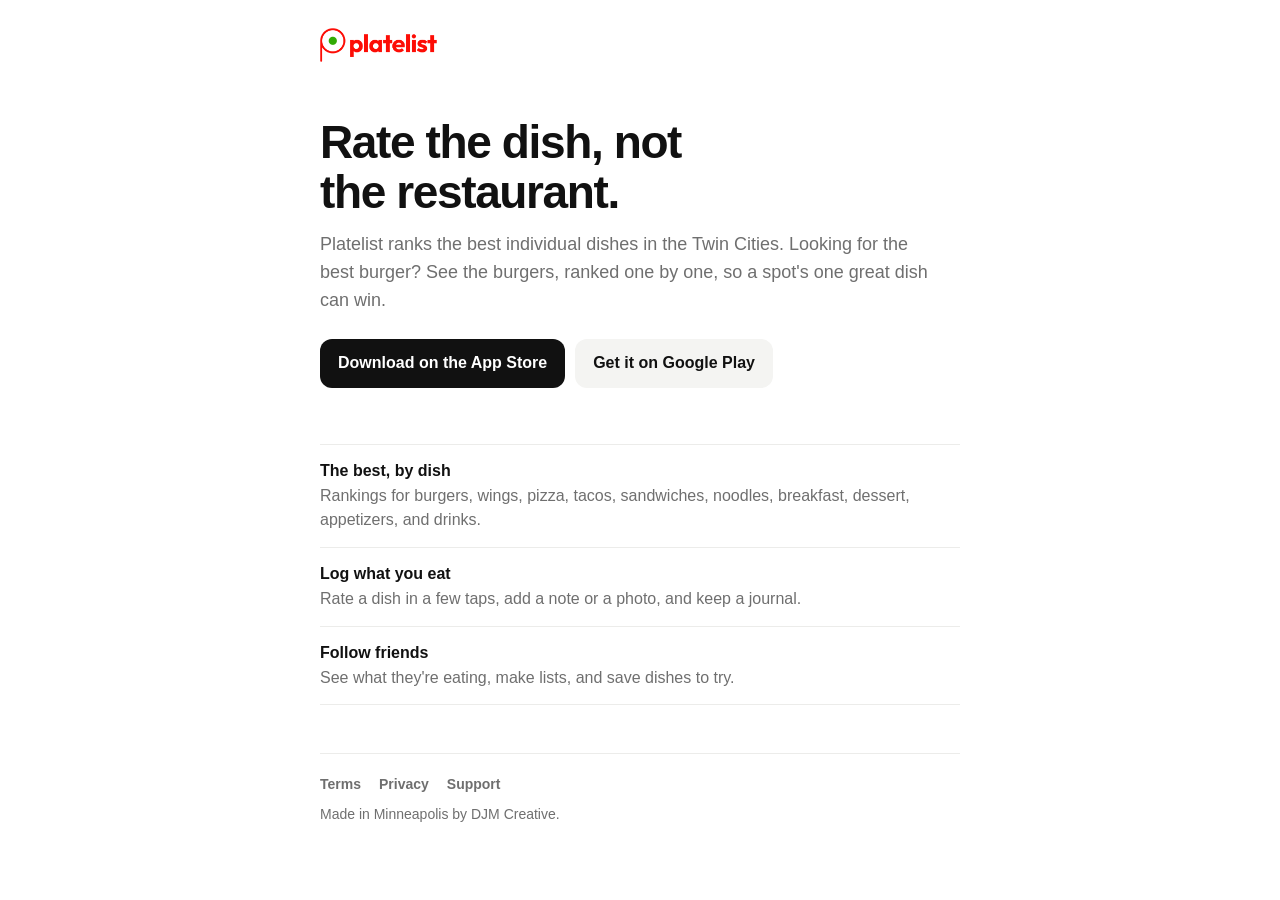
<file: index.html>
<!doctype html>
<html lang="en">
<head>
  <meta charset="utf-8">
  <meta name="viewport" content="width=device-width, initial-scale=1">
  <title>Platelist: rate the dish, not the restaurant</title>
  <meta name="description" content="Platelist ranks the best individual dishes in the Twin Cities: the best burger, taco, or pizza, rated dish by dish.">
  <link rel="icon" href="/assets/favicon.png">
  <link rel="stylesheet" href="/assets/site.css">
</head>
<body>
  <div class="wrap">
    <header><a href="/"><img src="/assets/wordmark.png" alt="Platelist"></a></header>
    <main>
      <section class="hero">
        <h1>Rate the dish, not the restaurant.</h1>
        <p>Platelist ranks the best individual dishes in the Twin Cities. Looking for the best burger? See the burgers, ranked one by one, so a spot's one great dish can win.</p>
<div class="store-links">
  <a class="badge" href="https://apps.apple.com/us/app/platelist-rate-the-dish/id6820187638" target="_blank" rel="noopener noreferrer">Download on the App Store</a>
  <a class="badge quiet" href="https://play.google.com/store/apps/details?id=com.getplatelist.app&amp;pcampaignid=web_share" target="_blank" rel="noopener noreferrer">Get it on Google Play</a>
</div>      </section>
      <ul class="points">
        <li><b>The best, by dish</b><span>Rankings for burgers, wings, pizza, tacos, sandwiches, noodles, breakfast, dessert, appetizers, and drinks.</span></li>
        <li><b>Log what you eat</b><span>Rate a dish in a few taps, add a note or a photo, and keep a journal.</span></li>
        <li><b>Follow friends</b><span>See what they're eating, make lists, and save dishes to try.</span></li>
      </ul>
    </main>
    <footer>
      <nav><a href="/terms/">Terms</a><a href="/privacy/">Privacy</a><a href="/support/">Support</a></nav>
      Made in Minneapolis by DJM Creative.
    </footer>
  </div>
</body>
</html>
</file>
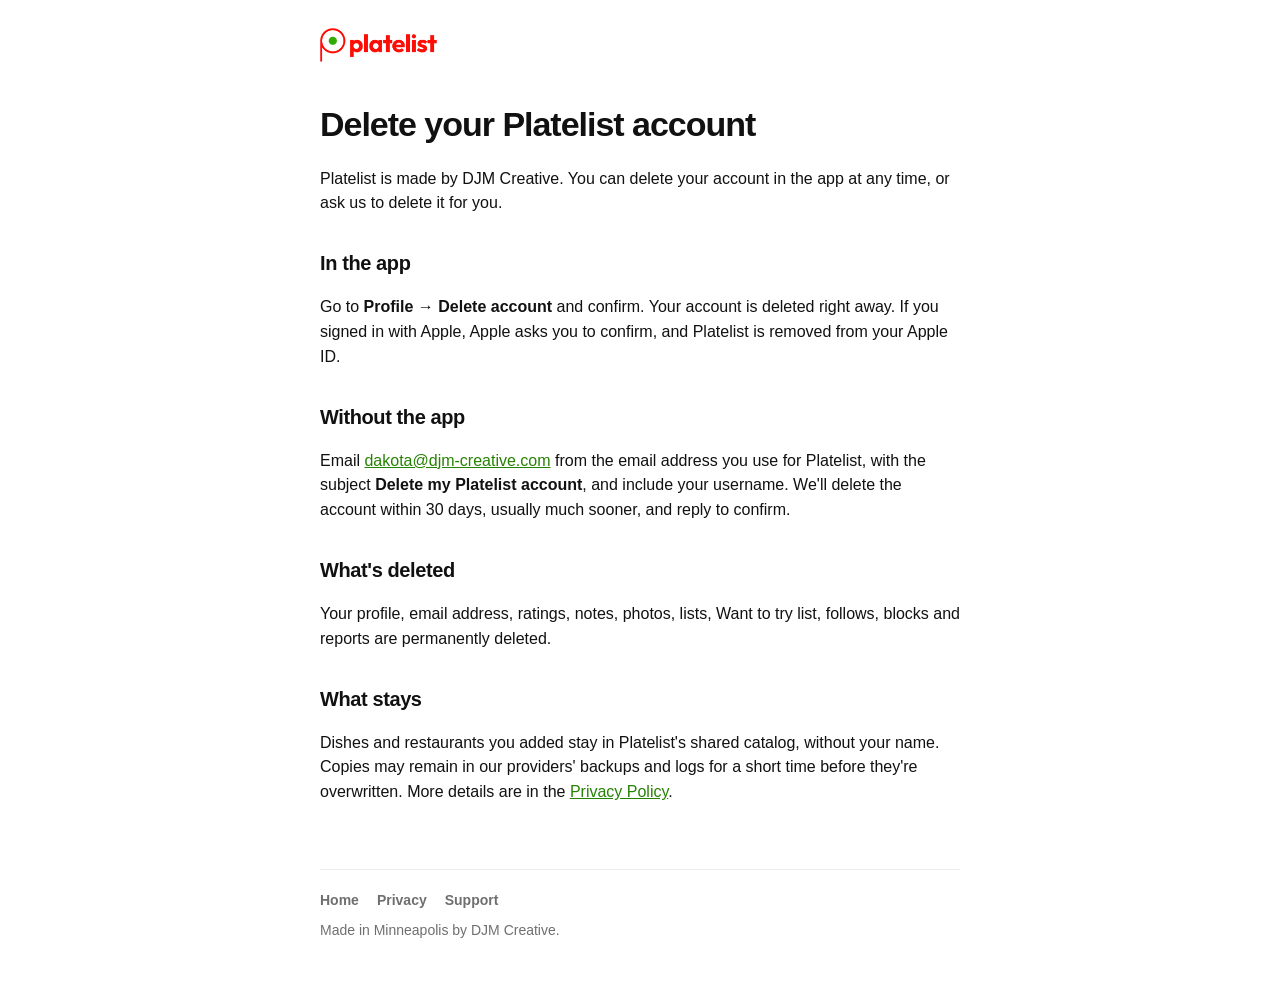
<file: delete-account/index.html>
<!doctype html>
<html lang="en">
<head>
  <meta charset="utf-8">
  <meta name="viewport" content="width=device-width, initial-scale=1">
  <title>Delete your Platelist account</title>
  <link rel="icon" href="/assets/favicon.png">
  <link rel="stylesheet" href="/assets/site.css">
</head>
<body>
  <div class="wrap">
    <header><a href="/"><img src="/assets/wordmark.png" alt="Platelist"></a></header>
    <main class="legal">
      <h1>Delete your Platelist account</h1>
      <p>Platelist is made by DJM Creative. You can delete your account in the app at any time, or ask us to delete it for you.</p>

      <h2>In the app</h2>
      <p>Go to <b>Profile → Delete account</b> and confirm. Your account is deleted right away. If you signed in with Apple, Apple asks you to confirm, and Platelist is removed from your Apple ID.</p>

      <h2>Without the app</h2>
      <p>Email <a href="mailto:dakota@djm-creative.com?subject=Delete%20my%20Platelist%20account">dakota@djm-creative.com</a> from the email address you use for Platelist, with the subject <b>Delete my Platelist account</b>, and include your username. We'll delete the account within 30 days, usually much sooner, and reply to confirm.</p>

      <h2>What's deleted</h2>
      <p>Your profile, email address, ratings, notes, photos, lists, Want to try list, follows, blocks and reports are permanently deleted.</p>

      <h2>What stays</h2>
      <p>Dishes and restaurants you added stay in Platelist's shared catalog, without your name. Copies may remain in our providers' backups and logs for a short time before they're overwritten. More details are in the <a href="/privacy/">Privacy Policy</a>.</p>
    </main>
    <footer>
      <nav><a href="/">Home</a><a href="/privacy/">Privacy</a><a href="/support/">Support</a></nav>
      Made in Minneapolis by DJM Creative.
    </footer>
  </div>
</body>
</html>
</file>
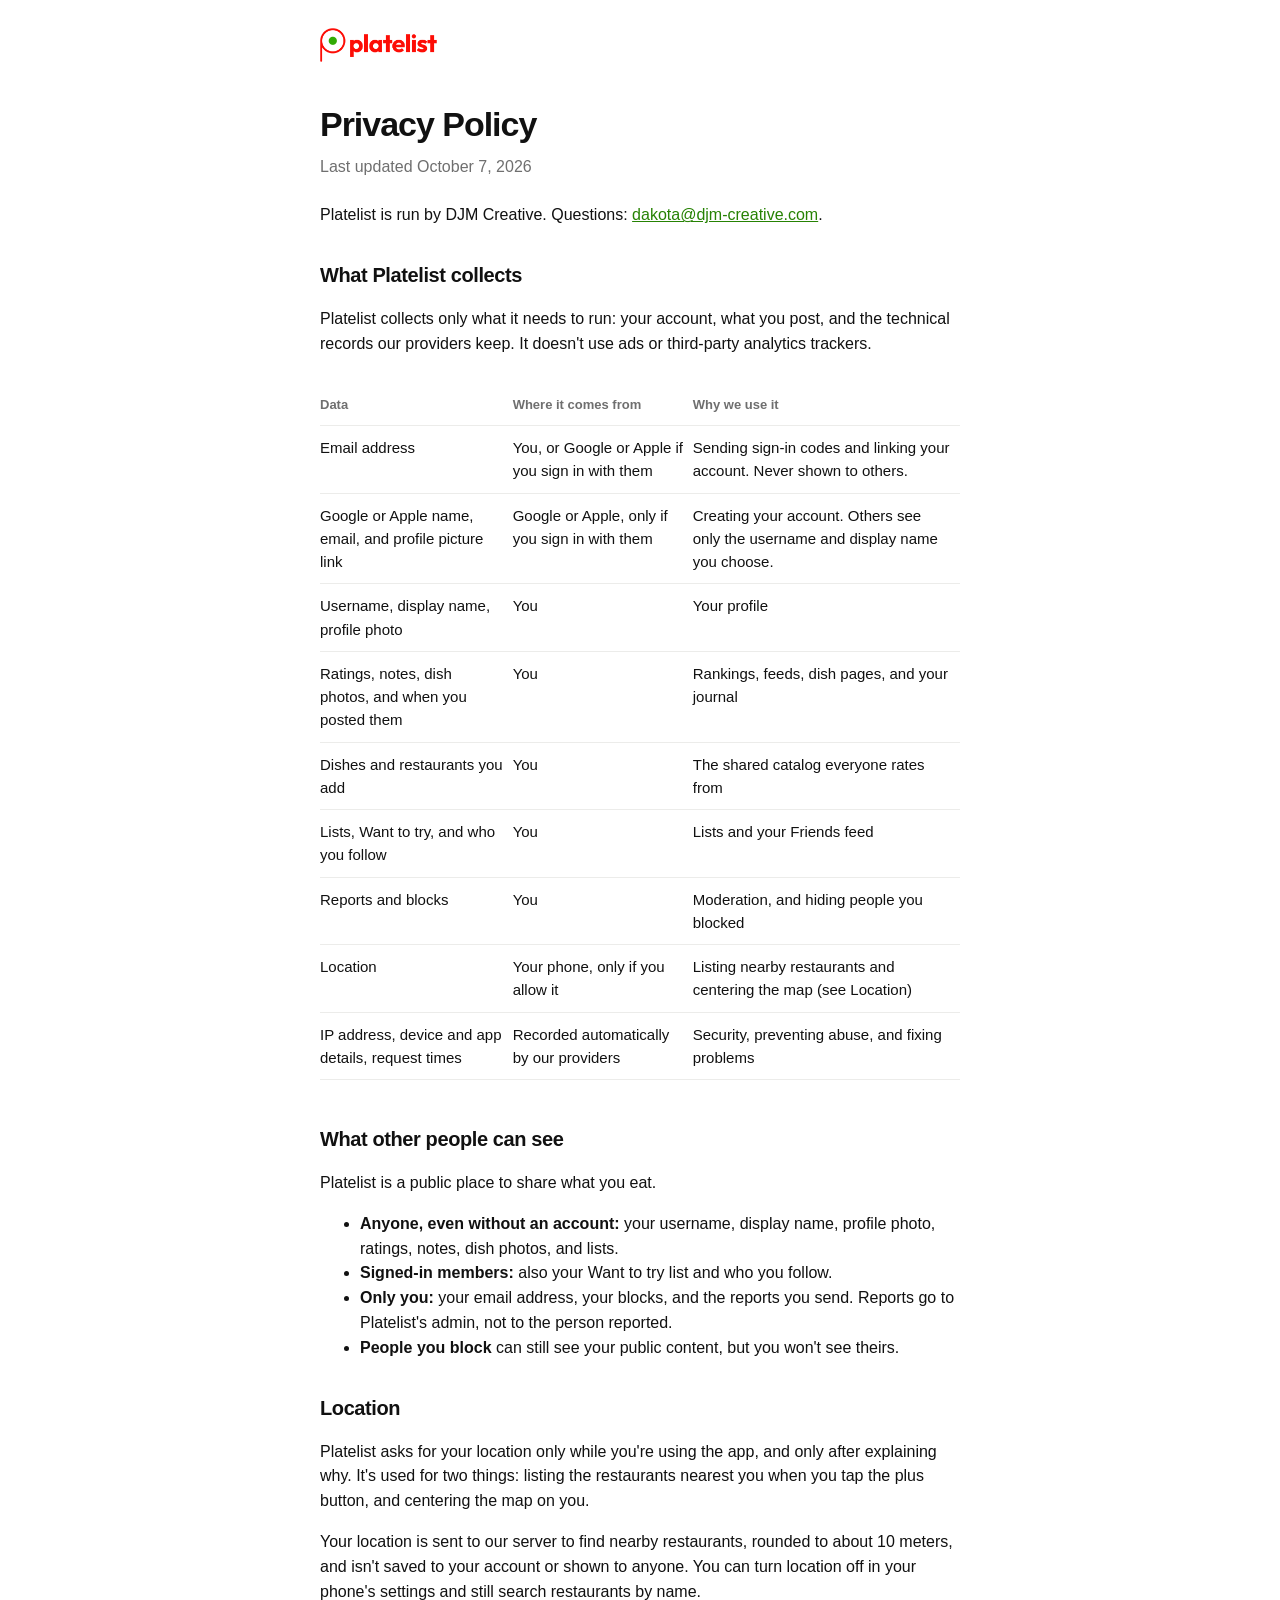
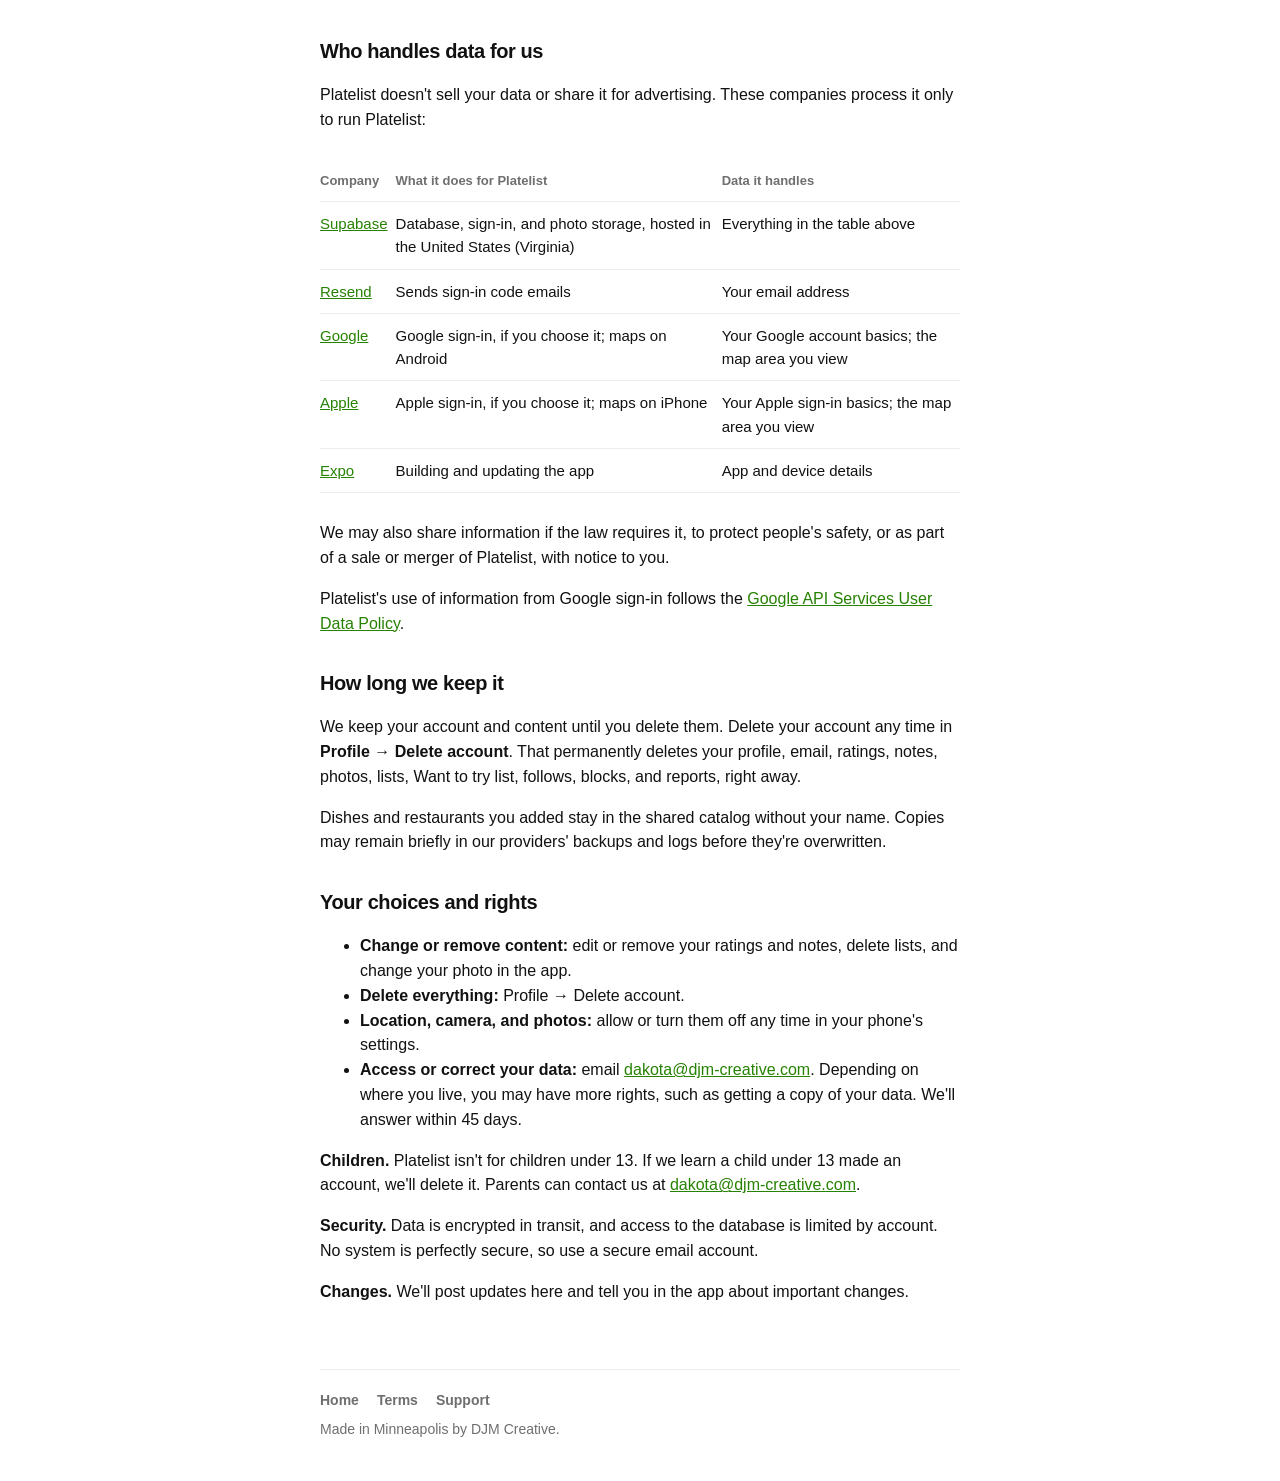
<file: privacy/index.html>
<!doctype html>
<html lang="en">
<head>
  <meta charset="utf-8">
  <meta name="viewport" content="width=device-width, initial-scale=1">
  <title>Platelist Privacy Policy</title>
  <link rel="icon" href="/assets/favicon.png">
  <link rel="stylesheet" href="/assets/site.css">
</head>
<body>
  <div class="wrap">
    <header><a href="/"><img src="/assets/wordmark.png" alt="Platelist"></a></header>
    <main class="legal">
      <h1>Privacy Policy</h1>
      <p class="updated">Last updated October 7, 2026</p>
      <p>Platelist is run by DJM Creative. Questions: <a href="mailto:dakota@djm-creative.com">dakota@djm-creative.com</a>.</p>

      <h2>What Platelist collects</h2>
      <p>Platelist collects only what it needs to run: your account, what you post, and the technical records our providers keep. It doesn't use ads or third-party analytics trackers.</p>
      <div class="table-scroll">
        <table>
          <thead><tr><th>Data</th><th>Where it comes from</th><th>Why we use it</th></tr></thead>
          <tbody>
            <tr><td>Email address</td><td>You, or Google or Apple if you sign in with them</td><td>Sending sign-in codes and linking your account. Never shown to others.</td></tr>
            <tr><td>Google or Apple name, email, and profile picture link</td><td>Google or Apple, only if you sign in with them</td><td>Creating your account. Others see only the username and display name you choose.</td></tr>
            <tr><td>Username, display name, profile photo</td><td>You</td><td>Your profile</td></tr>
            <tr><td>Ratings, notes, dish photos, and when you posted them</td><td>You</td><td>Rankings, feeds, dish pages, and your journal</td></tr>
            <tr><td>Dishes and restaurants you add</td><td>You</td><td>The shared catalog everyone rates from</td></tr>
            <tr><td>Lists, Want to try, and who you follow</td><td>You</td><td>Lists and your Friends feed</td></tr>
            <tr><td>Reports and blocks</td><td>You</td><td>Moderation, and hiding people you blocked</td></tr>
            <tr><td>Location</td><td>Your phone, only if you allow it</td><td>Listing nearby restaurants and centering the map (see Location)</td></tr>
            <tr><td>IP address, device and app details, request times</td><td>Recorded automatically by our providers</td><td>Security, preventing abuse, and fixing problems</td></tr>
          </tbody>
        </table>
      </div>

      <h2>What other people can see</h2>
      <p>Platelist is a public place to share what you eat.</p>
      <ul>
        <li><b>Anyone, even without an account:</b> your username, display name, profile photo, ratings, notes, dish photos, and lists.</li>
        <li><b>Signed-in members:</b> also your Want to try list and who you follow.</li>
        <li><b>Only you:</b> your email address, your blocks, and the reports you send. Reports go to Platelist's admin, not to the person reported.</li>
        <li><b>People you block</b> can still see your public content, but you won't see theirs.</li>
      </ul>

      <h2>Location</h2>
      <p>Platelist asks for your location only while you're using the app, and only after explaining why. It's used for two things: listing the restaurants nearest you when you tap the plus button, and centering the map on you.</p>
      <p>Your location is sent to our server to find nearby restaurants, rounded to about 10 meters, and isn't saved to your account or shown to anyone. You can turn location off in your phone's settings and still search restaurants by name.</p>

      <h2>Who handles data for us</h2>
      <p>Platelist doesn't sell your data or share it for advertising. These companies process it only to run Platelist:</p>
      <div class="table-scroll">
        <table>
          <thead><tr><th>Company</th><th>What it does for Platelist</th><th>Data it handles</th></tr></thead>
          <tbody>
            <tr><td><a href="https://supabase.com/privacy">Supabase</a></td><td>Database, sign-in, and photo storage, hosted in the United States (Virginia)</td><td>Everything in the table above</td></tr>
            <tr><td><a href="https://resend.com/legal/privacy-policy">Resend</a></td><td>Sends sign-in code emails</td><td>Your email address</td></tr>
            <tr><td><a href="https://policies.google.com/privacy">Google</a></td><td>Google sign-in, if you choose it; maps on Android</td><td>Your Google account basics; the map area you view</td></tr>
            <tr><td><a href="https://www.apple.com/legal/privacy/">Apple</a></td><td>Apple sign-in, if you choose it; maps on iPhone</td><td>Your Apple sign-in basics; the map area you view</td></tr>
            <tr><td><a href="https://expo.dev/privacy">Expo</a></td><td>Building and updating the app</td><td>App and device details</td></tr>
          </tbody>
        </table>
      </div>
      <p>We may also share information if the law requires it, to protect people's safety, or as part of a sale or merger of Platelist, with notice to you.</p>
      <p>Platelist's use of information from Google sign-in follows the <a href="https://developers.google.com/terms/api-services-user-data-policy">Google API Services User Data Policy</a>.</p>

      <h2>How long we keep it</h2>
      <p>We keep your account and content until you delete them. Delete your account any time in <b>Profile → Delete account</b>. That permanently deletes your profile, email, ratings, notes, photos, lists, Want to try list, follows, blocks, and reports, right away.</p>
      <p>Dishes and restaurants you added stay in the shared catalog without your name. Copies may remain briefly in our providers' backups and logs before they're overwritten.</p>

      <h2>Your choices and rights</h2>
      <ul>
        <li><b>Change or remove content:</b> edit or remove your ratings and notes, delete lists, and change your photo in the app.</li>
        <li><b>Delete everything:</b> Profile → Delete account.</li>
        <li><b>Location, camera, and photos:</b> allow or turn them off any time in your phone's settings.</li>
        <li><b>Access or correct your data:</b> email <a href="mailto:dakota@djm-creative.com">dakota@djm-creative.com</a>. Depending on where you live, you may have more rights, such as getting a copy of your data. We'll answer within 45 days.</li>
      </ul>
      <p><b>Children.</b> Platelist isn't for children under 13. If we learn a child under 13 made an account, we'll delete it. Parents can contact us at <a href="mailto:dakota@djm-creative.com">dakota@djm-creative.com</a>.</p>
      <p><b>Security.</b> Data is encrypted in transit, and access to the database is limited by account. No system is perfectly secure, so use a secure email account.</p>
      <p><b>Changes.</b> We'll post updates here and tell you in the app about important changes.</p>
    </main>
    <footer>
      <nav><a href="/">Home</a><a href="/terms/">Terms</a><a href="/support/">Support</a></nav>
      Made in Minneapolis by DJM Creative.
    </footer>
  </div>
</body>
</html>
</file>
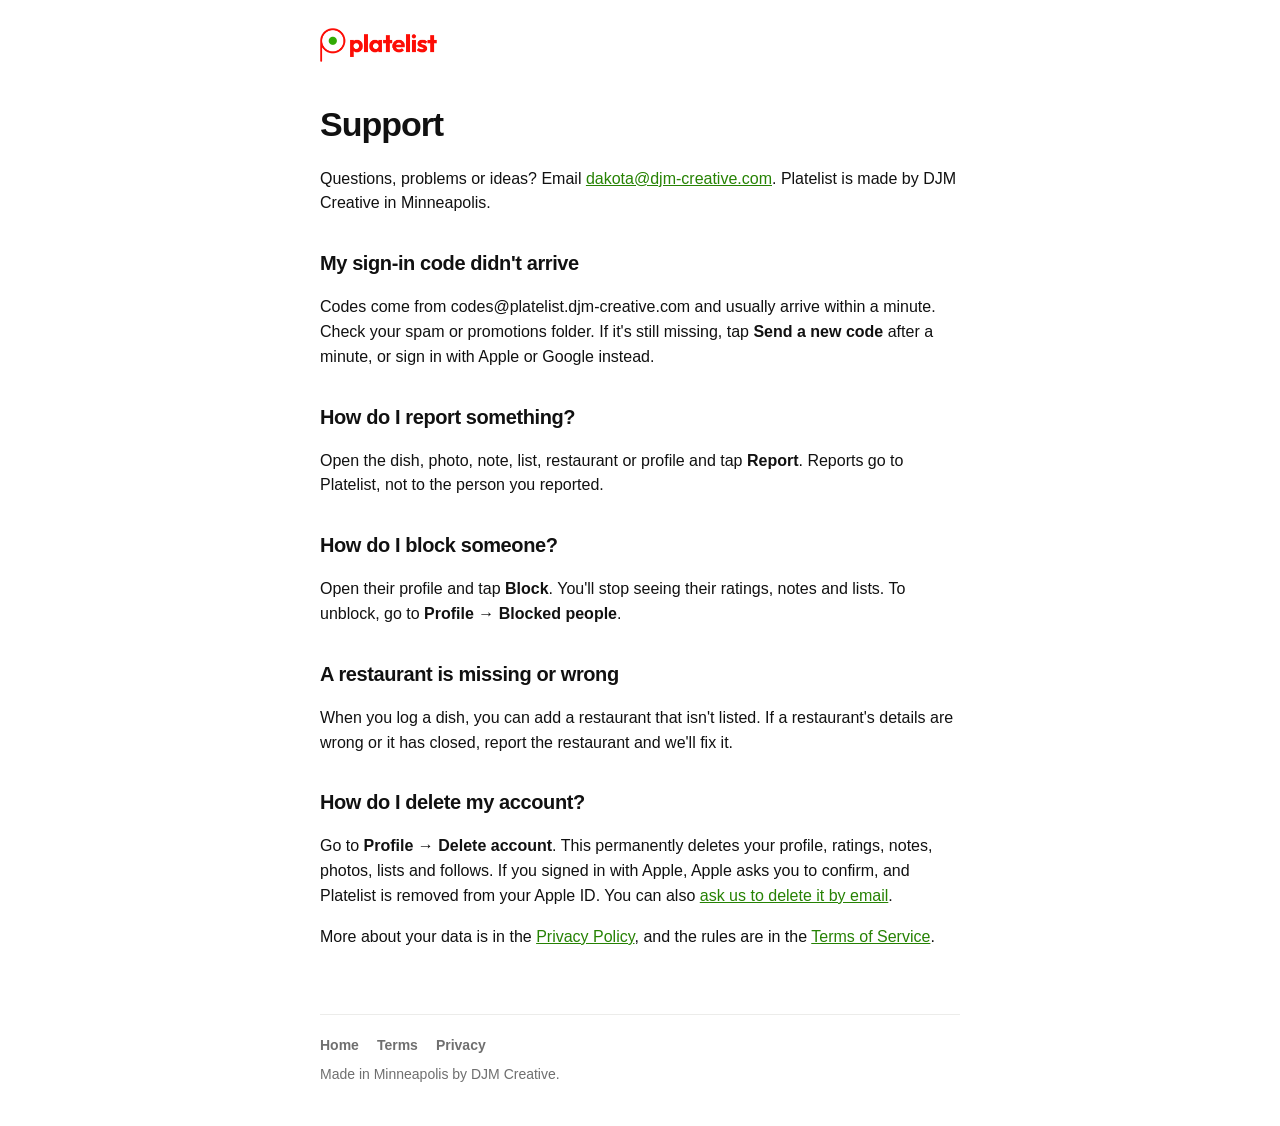
<file: support/index.html>
<!doctype html>
<html lang="en">
<head>
  <meta charset="utf-8">
  <meta name="viewport" content="width=device-width, initial-scale=1">
  <title>Platelist Support</title>
  <link rel="icon" href="/assets/favicon.png">
  <link rel="stylesheet" href="/assets/site.css">
</head>
<body>
  <div class="wrap">
    <header><a href="/"><img src="/assets/wordmark.png" alt="Platelist"></a></header>
    <main class="legal">
      <h1>Support</h1>
      <p>Questions, problems or ideas? Email <a href="mailto:dakota@djm-creative.com">dakota@djm-creative.com</a>. Platelist is made by DJM Creative in Minneapolis.</p>

      <h2>My sign-in code didn't arrive</h2>
      <p>Codes come from codes@platelist.djm-creative.com and usually arrive within a minute. Check your spam or promotions folder. If it's still missing, tap <b>Send a new code</b> after a minute, or sign in with Apple or Google instead.</p>

      <h2>How do I report something?</h2>
      <p>Open the dish, photo, note, list, restaurant or profile and tap <b>Report</b>. Reports go to Platelist, not to the person you reported.</p>

      <h2>How do I block someone?</h2>
      <p>Open their profile and tap <b>Block</b>. You'll stop seeing their ratings, notes and lists. To unblock, go to <b>Profile → Blocked people</b>.</p>

      <h2>A restaurant is missing or wrong</h2>
      <p>When you log a dish, you can add a restaurant that isn't listed. If a restaurant's details are wrong or it has closed, report the restaurant and we'll fix it.</p>

      <h2>How do I delete my account?</h2>
      <p>Go to <b>Profile → Delete account</b>. This permanently deletes your profile, ratings, notes, photos, lists and follows. If you signed in with Apple, Apple asks you to confirm, and Platelist is removed from your Apple ID. You can also <a href="/delete-account/">ask us to delete it by email</a>.</p>

      <p>More about your data is in the <a href="/privacy/">Privacy Policy</a>, and the rules are in the <a href="/terms/">Terms of Service</a>.</p>
    </main>
    <footer>
      <nav><a href="/">Home</a><a href="/terms/">Terms</a><a href="/privacy/">Privacy</a></nav>
      Made in Minneapolis by DJM Creative.
    </footer>
  </div>
</body>
</html>
</file>
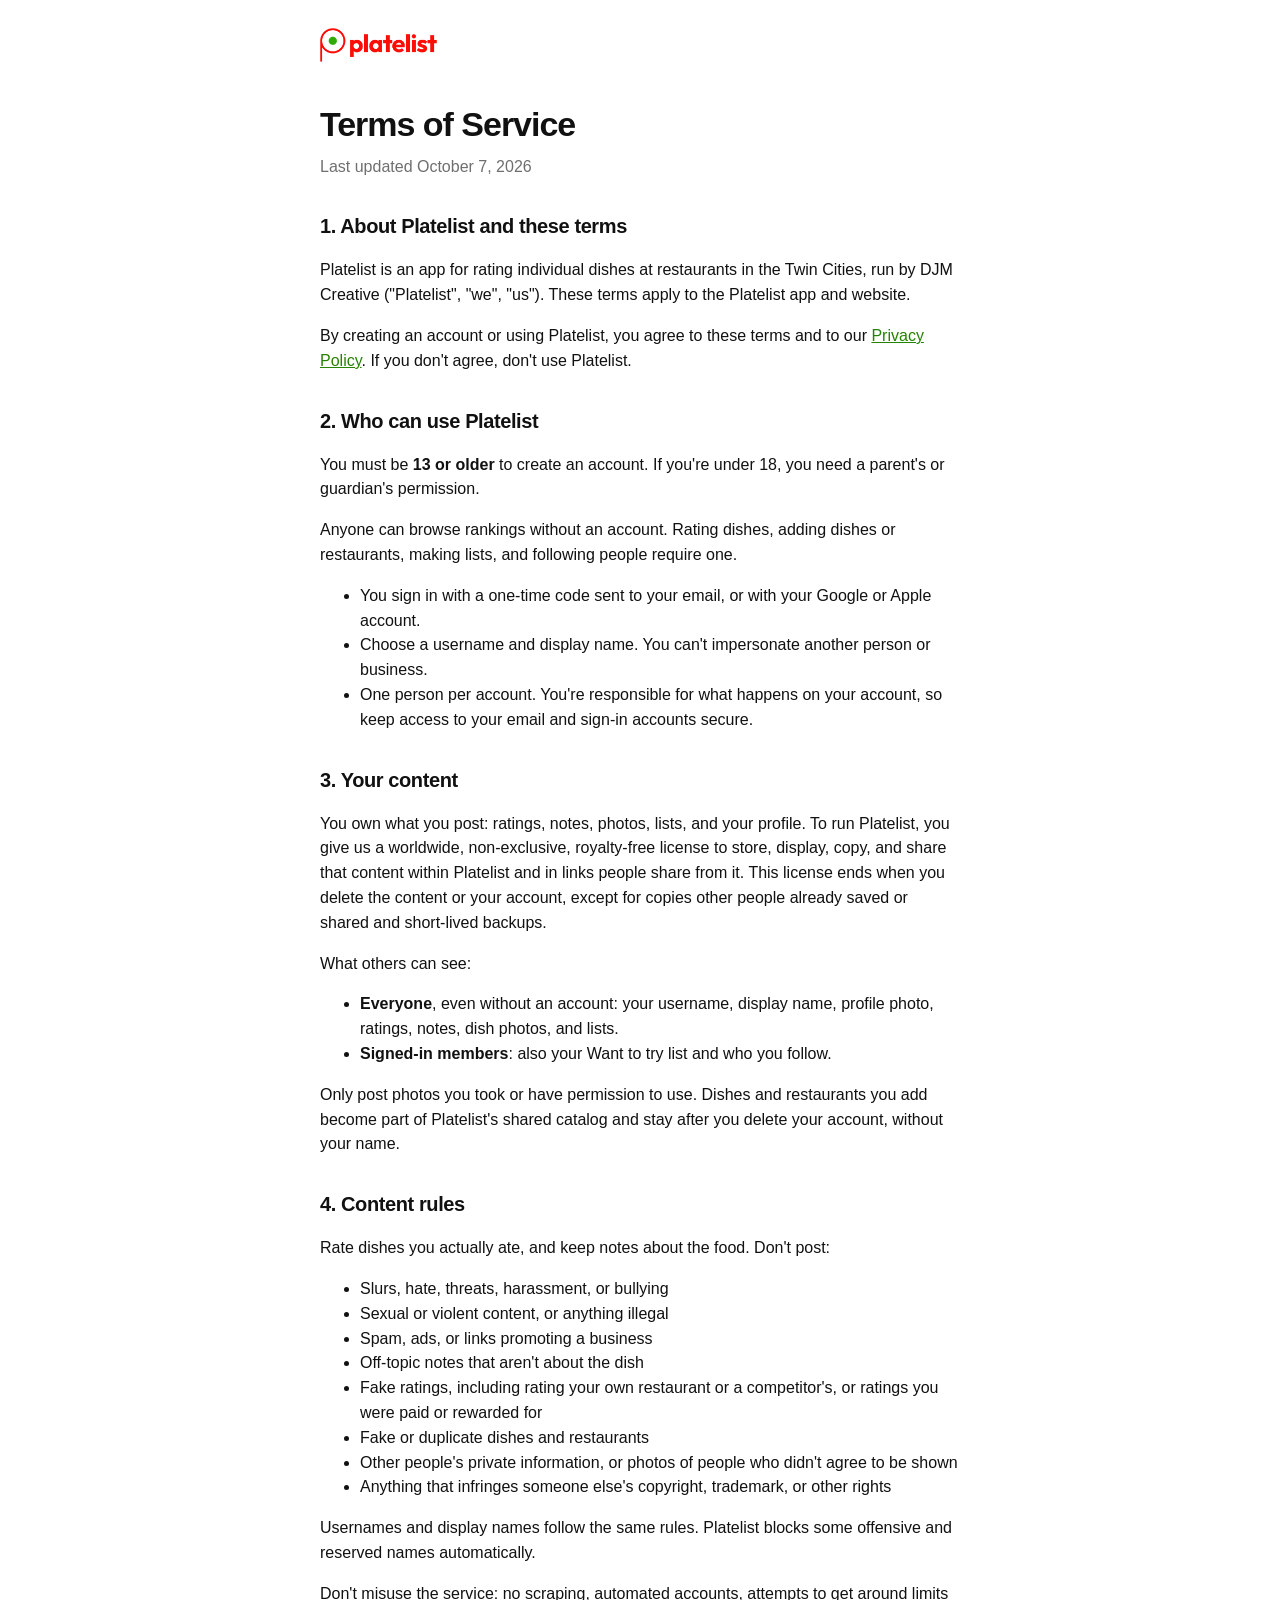
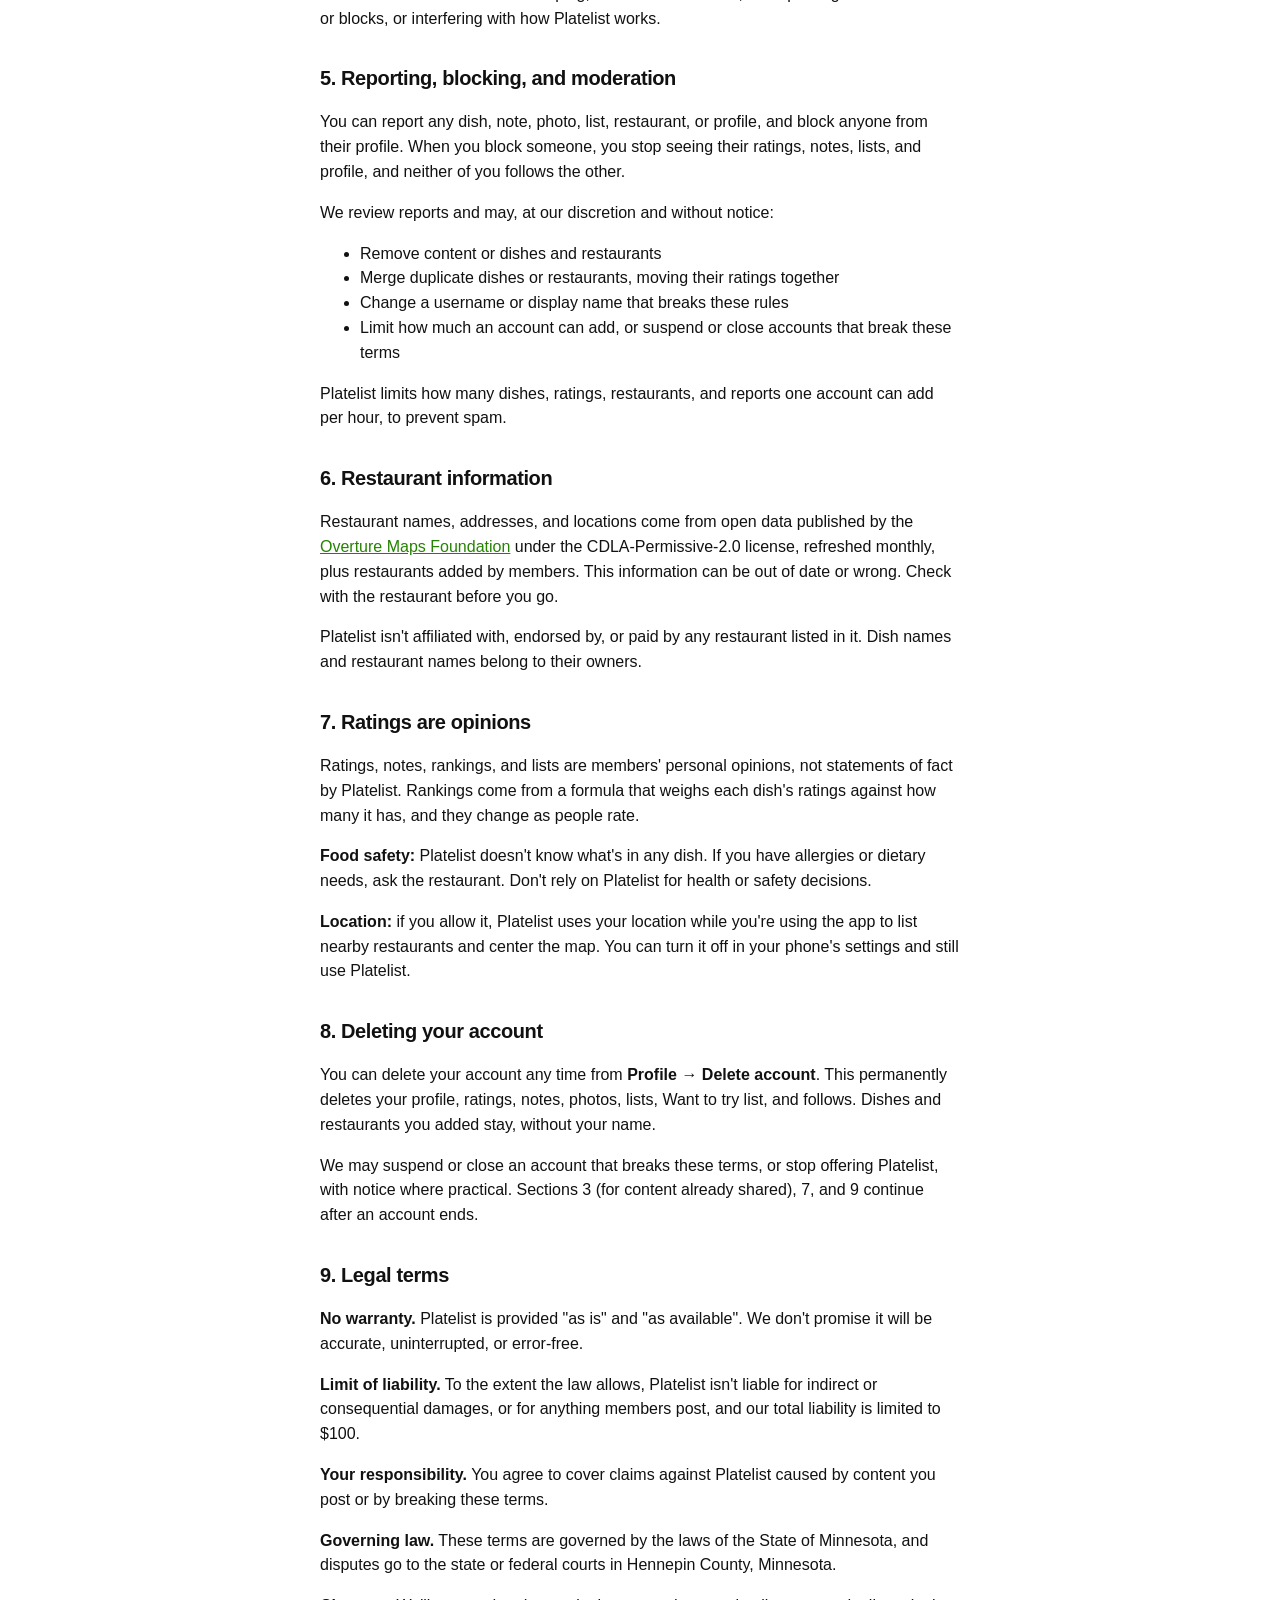
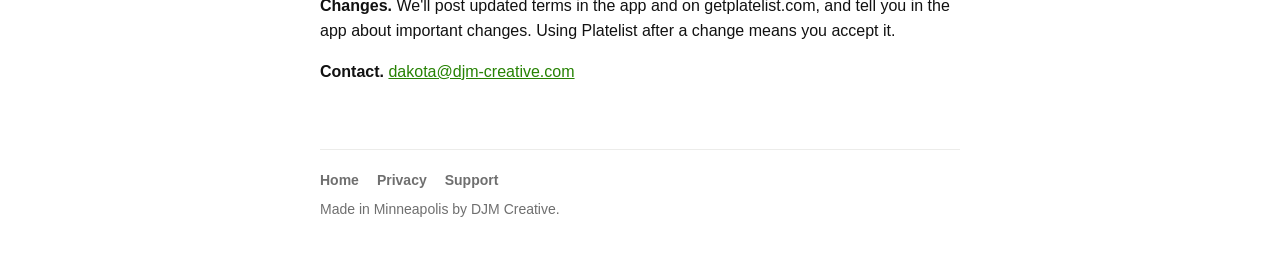
<file: terms/index.html>
<!doctype html>
<html lang="en">
<head>
  <meta charset="utf-8">
  <meta name="viewport" content="width=device-width, initial-scale=1">
  <title>Platelist Terms of Service</title>
  <link rel="icon" href="/assets/favicon.png">
  <link rel="stylesheet" href="/assets/site.css">
</head>
<body>
  <div class="wrap">
    <header><a href="/"><img src="/assets/wordmark.png" alt="Platelist"></a></header>
    <main class="legal">
      <h1>Terms of Service</h1>
      <p class="updated">Last updated October 7, 2026</p>

      <h2>1. About Platelist and these terms</h2>
      <p>Platelist is an app for rating individual dishes at restaurants in the Twin Cities, run by DJM Creative ("Platelist", "we", "us"). These terms apply to the Platelist app and website.</p>
      <p>By creating an account or using Platelist, you agree to these terms and to our <a href="/privacy/">Privacy Policy</a>. If you don't agree, don't use Platelist.</p>

      <h2>2. Who can use Platelist</h2>
      <p>You must be <b>13 or older</b> to create an account. If you're under 18, you need a parent's or guardian's permission.</p>
      <p>Anyone can browse rankings without an account. Rating dishes, adding dishes or restaurants, making lists, and following people require one.</p>
      <ul>
        <li>You sign in with a one-time code sent to your email, or with your Google or Apple account.</li>
        <li>Choose a username and display name. You can't impersonate another person or business.</li>
        <li>One person per account. You're responsible for what happens on your account, so keep access to your email and sign-in accounts secure.</li>
      </ul>

      <h2>3. Your content</h2>
      <p>You own what you post: ratings, notes, photos, lists, and your profile. To run Platelist, you give us a worldwide, non-exclusive, royalty-free license to store, display, copy, and share that content within Platelist and in links people share from it. This license ends when you delete the content or your account, except for copies other people already saved or shared and short-lived backups.</p>
      <p>What others can see:</p>
      <ul>
        <li><b>Everyone</b>, even without an account: your username, display name, profile photo, ratings, notes, dish photos, and lists.</li>
        <li><b>Signed-in members</b>: also your Want to try list and who you follow.</li>
      </ul>
      <p>Only post photos you took or have permission to use. Dishes and restaurants you add become part of Platelist's shared catalog and stay after you delete your account, without your name.</p>

      <h2>4. Content rules</h2>
      <p>Rate dishes you actually ate, and keep notes about the food. Don't post:</p>
      <ul>
        <li>Slurs, hate, threats, harassment, or bullying</li>
        <li>Sexual or violent content, or anything illegal</li>
        <li>Spam, ads, or links promoting a business</li>
        <li>Off-topic notes that aren't about the dish</li>
        <li>Fake ratings, including rating your own restaurant or a competitor's, or ratings you were paid or rewarded for</li>
        <li>Fake or duplicate dishes and restaurants</li>
        <li>Other people's private information, or photos of people who didn't agree to be shown</li>
        <li>Anything that infringes someone else's copyright, trademark, or other rights</li>
      </ul>
      <p>Usernames and display names follow the same rules. Platelist blocks some offensive and reserved names automatically.</p>
      <p>Don't misuse the service: no scraping, automated accounts, attempts to get around limits or blocks, or interfering with how Platelist works.</p>

      <h2>5. Reporting, blocking, and moderation</h2>
      <p>You can report any dish, note, photo, list, restaurant, or profile, and block anyone from their profile. When you block someone, you stop seeing their ratings, notes, lists, and profile, and neither of you follows the other.</p>
      <p>We review reports and may, at our discretion and without notice:</p>
      <ul>
        <li>Remove content or dishes and restaurants</li>
        <li>Merge duplicate dishes or restaurants, moving their ratings together</li>
        <li>Change a username or display name that breaks these rules</li>
        <li>Limit how much an account can add, or suspend or close accounts that break these terms</li>
      </ul>
      <p>Platelist limits how many dishes, ratings, restaurants, and reports one account can add per hour, to prevent spam.</p>

      <h2>6. Restaurant information</h2>
      <p>Restaurant names, addresses, and locations come from open data published by the <a href="https://overturemaps.org">Overture Maps Foundation</a> under the CDLA-Permissive-2.0 license, refreshed monthly, plus restaurants added by members. This information can be out of date or wrong. Check with the restaurant before you go.</p>
      <p>Platelist isn't affiliated with, endorsed by, or paid by any restaurant listed in it. Dish names and restaurant names belong to their owners.</p>

      <h2>7. Ratings are opinions</h2>
      <p>Ratings, notes, rankings, and lists are members' personal opinions, not statements of fact by Platelist. Rankings come from a formula that weighs each dish's ratings against how many it has, and they change as people rate.</p>
      <p><b>Food safety:</b> Platelist doesn't know what's in any dish. If you have allergies or dietary needs, ask the restaurant. Don't rely on Platelist for health or safety decisions.</p>
      <p><b>Location:</b> if you allow it, Platelist uses your location while you're using the app to list nearby restaurants and center the map. You can turn it off in your phone's settings and still use Platelist.</p>

      <h2>8. Deleting your account</h2>
      <p>You can delete your account any time from <b>Profile → Delete account</b>. This permanently deletes your profile, ratings, notes, photos, lists, Want to try list, and follows. Dishes and restaurants you added stay, without your name.</p>
      <p>We may suspend or close an account that breaks these terms, or stop offering Platelist, with notice where practical. Sections 3 (for content already shared), 7, and 9 continue after an account ends.</p>

      <h2>9. Legal terms</h2>
      <p><b>No warranty.</b> Platelist is provided "as is" and "as available". We don't promise it will be accurate, uninterrupted, or error-free.</p>
      <p><b>Limit of liability.</b> To the extent the law allows, Platelist isn't liable for indirect or consequential damages, or for anything members post, and our total liability is limited to $100.</p>
      <p><b>Your responsibility.</b> You agree to cover claims against Platelist caused by content you post or by breaking these terms.</p>
      <p><b>Governing law.</b> These terms are governed by the laws of the State of Minnesota, and disputes go to the state or federal courts in Hennepin County, Minnesota.</p>
      <p><b>Changes.</b> We'll post updated terms in the app and on getplatelist.com, and tell you in the app about important changes. Using Platelist after a change means you accept it.</p>
      <p><b>Contact.</b> <a href="mailto:dakota@djm-creative.com">dakota@djm-creative.com</a></p>
    </main>
    <footer>
      <nav><a href="/">Home</a><a href="/privacy/">Privacy</a><a href="/support/">Support</a></nav>
      Made in Minneapolis by DJM Creative.
    </footer>
  </div>
</body>
</html>
</file>
<file: assets/site.css>
/* Platelist website: the app's look. White, ink, hairlines, the logo's green as the one accent. */
:root {
  --bg: #ffffff;
  --ink: #111111;
  --soft: #6f6f6f;
  --faint: #a6a6a6;
  --line: #ececea;
  --fill: #f4f4f2;
  --green: #31aa04;
  --green-dark: #268203;
  color-scheme: light;
}
* { box-sizing: border-box; }
html { background: var(--bg); }
body {
  margin: 0;
  background: var(--bg);
  color: var(--ink);
  font: 16px/1.55 -apple-system, BlinkMacSystemFont, "SF Pro Text", "Segoe UI", Roboto, Helvetica, Arial, sans-serif;
  -webkit-font-smoothing: antialiased;
}
a { color: var(--green-dark); }
a:focus-visible { outline: 2px solid var(--ink); outline-offset: 2px; }
.wrap { max-width: 680px; margin: 0 auto; padding: 0 20px; }
header { padding: 28px 0 8px; }
header img { height: 34px; width: auto; display: block; }
main { padding-bottom: 48px; }
footer { border-top: 1px solid var(--line); padding: 20px 0 40px; color: var(--soft); font-size: 14px; }
footer nav { display: flex; flex-wrap: wrap; gap: 18px; margin-bottom: 8px; }
footer a { color: var(--soft); font-weight: 600; text-decoration: none; }

/* Home */
.hero { padding: 48px 0 24px; }
.hero h1 { font-size: clamp(32px, 7vw, 46px); line-height: 1.08; letter-spacing: -0.03em; font-weight: 800; margin: 0 0 14px; text-wrap: balance; }
.hero p { font-size: 18px; color: var(--soft); margin: 0 0 24px; max-width: 34em; }
.badge { display: inline-block; padding: 12px 18px; border-radius: 12px; background: var(--ink); color: #fff; font-weight: 600; text-decoration: none; }
.badge.quiet { background: var(--fill); color: var(--ink); }
/* App download links */
.store-links {
  display: flex;
  flex-wrap: wrap;
  gap: 10px;
  align-items: center;
}
.points { list-style: none; padding: 0; margin: 32px 0 0; border-top: 1px solid var(--line); }
.points li { padding: 14px 0; border-bottom: 1px solid var(--line); }
.points b { display: block; font-weight: 600; }
.points span { color: var(--soft); }

/* Legal pages */
.legal h1 { font-size: 34px; letter-spacing: -0.03em; font-weight: 800; margin: 28px 0 4px; }
.legal .updated { color: var(--soft); margin: 0 0 24px; }
.legal h2 { font-size: 20px; letter-spacing: -0.02em; margin: 32px 0 8px; }
.legal p, .legal li { max-width: 40em; }
.legal table { width: 100%; border-collapse: collapse; margin: 12px 0; font-size: 15px; }
.legal th, .legal td { text-align: left; vertical-align: top; padding: 10px 8px 10px 0; border-bottom: 1px solid var(--line); }
.legal th { font-size: 13px; color: var(--soft); font-weight: 600; }
.table-scroll { overflow-x: auto; }

/* Invite links */
.invite { text-align: center; padding: 64px 0; }
.invite img { width: 72px; height: 72px; }
.invite h1 { font-size: 26px; letter-spacing: -0.02em; margin: 18px 0 8px; }
.invite p { color: var(--soft); margin: 0 0 24px; }
.invite .actions { display: flex; flex-direction: column; gap: 10px; align-items: center; }
</file>
